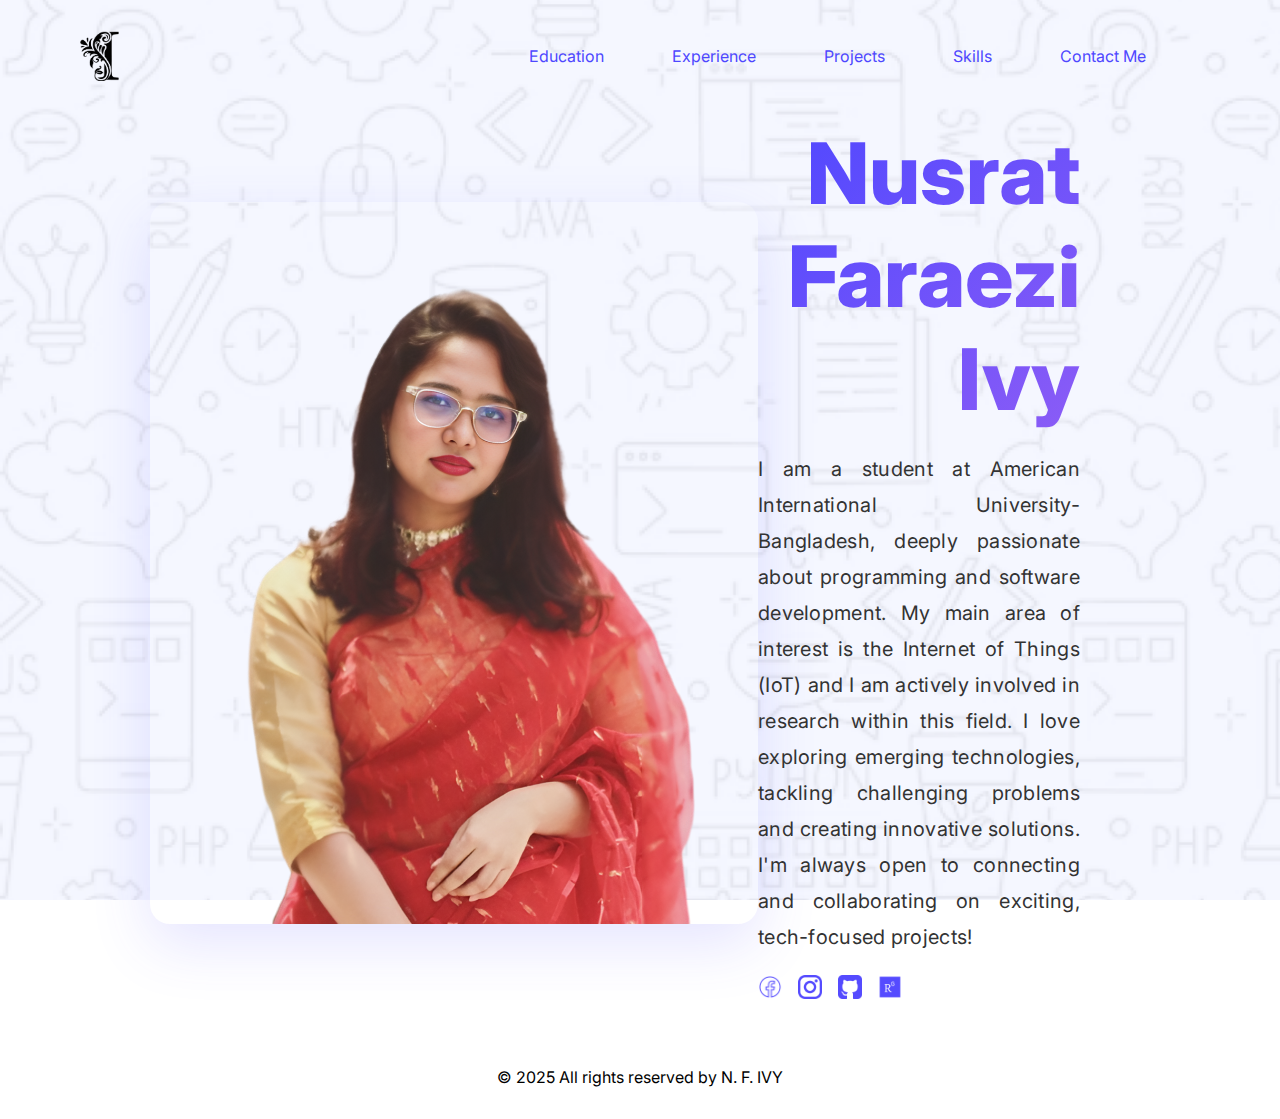
<file: index.html>
<!DOCTYPE html>
<html lang="en">
  <head>
    <meta charset="UTF-8" />
    <meta name="viewport" content="width=device-width, initial-scale=1.0" />
    <title>Nusrat Faraezi Ivy - Home</title>
    <link rel="icon" type="image/png" href="image/logo.png" />
    <link rel="stylesheet" href="style/style.css" />
  </head>
  <body class="home-page">
    <header>
      <nav>
        <div class="nav-header">
          <a href="index.html"
            ><img src="image/logo.png" alt="IVY Logo" class="nav-logo"
          /></a>
          <button class="nav-toggle" aria-label="Toggle navigation">
            <svg
              width="24"
              height="24"
              viewBox="0 0 24 24"
              fill="none"
              stroke="#4E47FF"
              stroke-width="2"
              stroke-linecap="round"
              stroke-linejoin="round"
            >
              <line x1="3" y1="12" x2="21" y2="12"></line>
              <line x1="3" y1="6" x2="21" y2="6"></line>
              <line x1="3" y1="18" x2="21" y2="18"></line>
            </svg>
          </button>
        </div>
        <ul class="nav-menu">
          <li>
            <a class="inter blue" href="html/education.html">Education</a>
          </li>
          <li>
            <a class="inter blue" href="html/experience.html">Experience</a>
          </li>
          <li><a class="inter blue" href="html/projects.html">Projects</a></li>
          <li><a class="inter blue" href="html/skills.html">Skills</a></li>
          <li>
            <a class="inter blue" href="html/contactme.html">Contact Me</a>
          </li>
        </ul>
      </nav>
      <div class="home">
        <img class="home-profile-pic" src="image/cover.jpg" />
        <div class="home-content">
          <h1 class="home-name inter">Nusrat Faraezi Ivy</h1>
          <p class="home-description inter dark3">
            I am a student at American International University-Bangladesh,
            deeply passionate about programming and software development. My
            main area of interest is the Internet of Things (IoT) and I am
            actively involved in research within this field. I love exploring
            emerging technologies, tackling challenging problems and creating
            innovative solutions. I'm always open to connecting and
            collaborating on exciting, tech-focused projects!
          </p>
          <a href="https://www.facebook.com/ivy.faraezi"
            ><img class="social-icon" src="image/facebook.png"
          /></a>
          <a href="https://www.instagram.com/ivy.faraezi/"
            ><img class="social-icon" src="image/instagram.png"
          /></a>
          <a href="https://github.com/ivyfaraezi"
            ><img class="social-icon" src="image/github.png"
          /></a>
          <a href="https://www.researchgate.net/profile/Nusrat-Ivy"
            ><img class="social-icon" src="image/researchgate.png"
          /></a>
        </div>
      </div>
    </header>
    <footer>
      <p class="inter">&copy; 2025 All rights reserved by N. F. IVY</p>
    </footer>
    <script src="scripts/script.js"></script>
  </body>
</html>
</file>
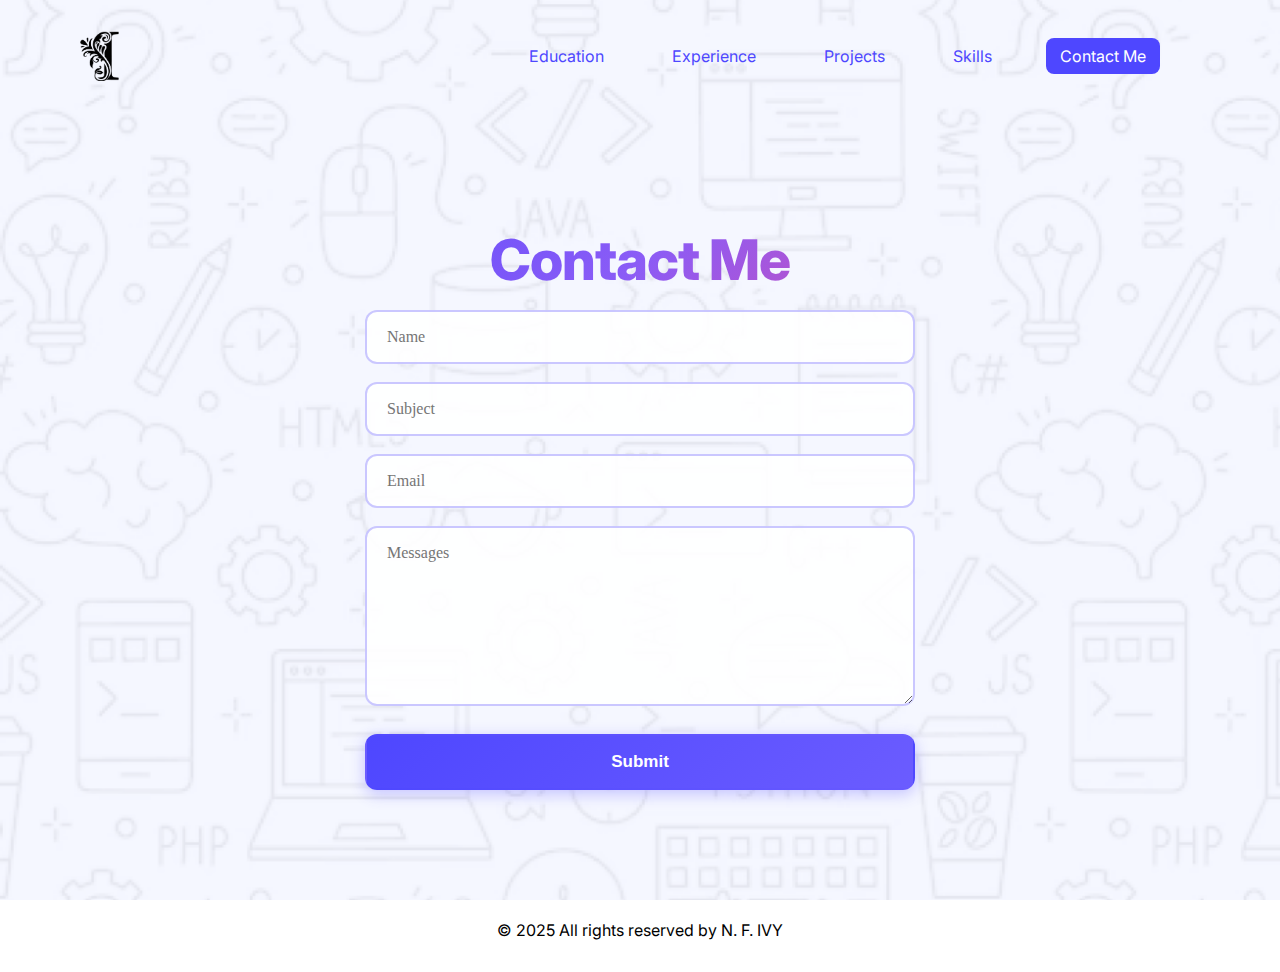
<file: html/contactme.html>
<!DOCTYPE html>
<html lang="en">
  <head>
    <meta charset="UTF-8" />
    <meta name="viewport" content="width=device-width, initial-scale=1.0" />
    <title>Nusrat Faraezi Ivy - Contact Me</title>
    <link rel="icon" type="image/png" href="../image/logo.png" />
    <link rel="stylesheet" href="../style/style.css" />
    <link rel="stylesheet" href="../style/contactme.css" />
  </head>
  <body>
    <header>
      <nav>
        <div class="nav-header">
          <a href="../index.html"
            ><img src="../image/logo.png" alt="IVY Logo" class="nav-logo"
          /></a>
          <button class="nav-toggle" aria-label="Toggle navigation">
            <svg
              width="24"
              height="24"
              viewBox="0 0 24 24"
              fill="none"
              stroke="#4E47FF"
              stroke-width="2"
              stroke-linecap="round"
              stroke-linejoin="round"
            >
              <line x1="3" y1="12" x2="21" y2="12"></line>
              <line x1="3" y1="6" x2="21" y2="6"></line>
              <line x1="3" y1="18" x2="21" y2="18"></line>
            </svg>
          </button>
        </div>
        <ul class="nav-menu">
          <li><a class="inter blue" href="education.html">Education</a></li>
          <li><a class="inter blue" href="experience.html">Experience</a></li>
          <li><a class="inter blue" href="projects.html">Projects</a></li>
          <li><a class="inter blue" href="skills.html">Skills</a></li>
          <li>
            <a class="inter blue active" href="contactme.html">Contact Me</a>
          </li>
        </ul>
      </nav>
    </header>
    <section class="contact-section">
      <h1 class="title inter">Contact Me</h1>
      <form class="contact-form" action="">
        <input type="text" id="name" name="name" placeholder="Name" required />

        <input
          type="text"
          id="subject"
          name="subject"
          placeholder="Subject"
          required
        />
        <input
          type="email"
          id="email"
          name="email"
          placeholder="Email"
          required
        />

        <textarea
          type="textarea"
          id="mobile"
          name="mobile"
          placeholder="Messages"
          required
        ></textarea>
        <button type="submit" class="btn">Submit</button>
      </form>
    </section>
    <footer>
      <p class="inter">&copy; 2025 All rights reserved by N. F. IVY</p>
    </footer>
    <script src="../scripts/script.js"></script>
  </body>
</html>
</file>
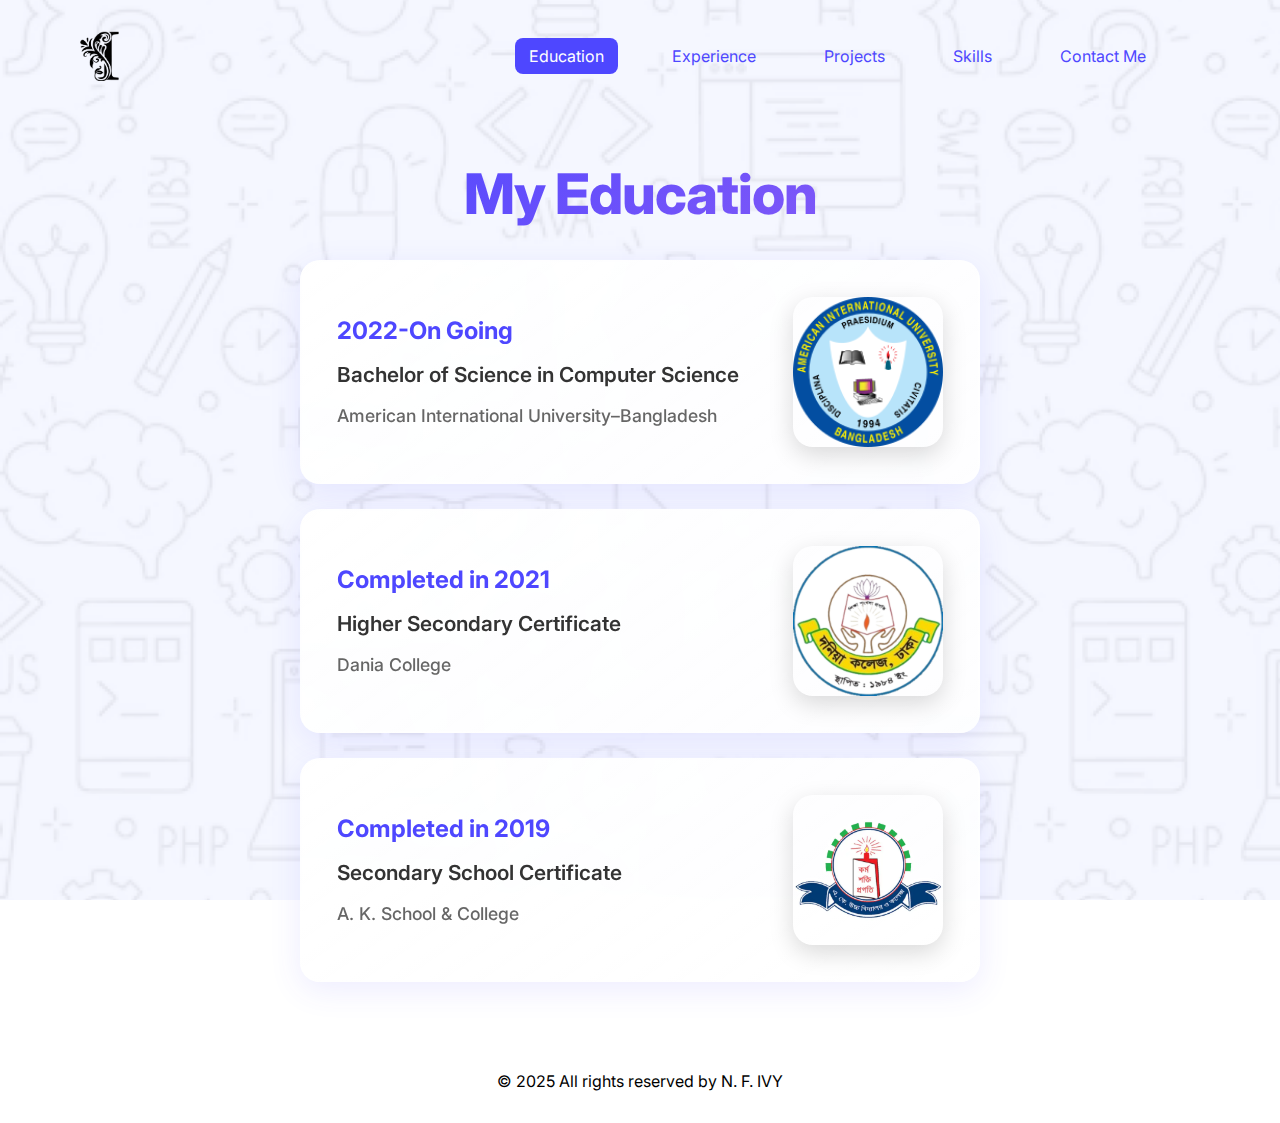
<file: html/education.html>
<!DOCTYPE html>
<html lang="en">
  <head>
    <meta charset="UTF-8" />
    <meta name="viewport" content="width=device-width, initial-scale=1.0" />
    <title>Nusrat Faraezi Ivy - Education</title>
    <link rel="icon" type="image/png" href="../image/logo.png" />
    <link rel="stylesheet" href="../style/style.css" />
    <link rel="stylesheet" href="../style/education.css" />
  </head>
  <body class="inter">
    <header>
      <nav>
        <div class="nav-header">
          <a href="../index.html"
            ><img src="../image/logo.png" alt="IVY Logo" class="nav-logo"
          /></a>
          <button class="nav-toggle" aria-label="Toggle navigation">
            <svg
              width="24"
              height="24"
              viewBox="0 0 24 24"
              fill="none"
              stroke="#4E47FF"
              stroke-width="2"
              stroke-linecap="round"
              stroke-linejoin="round"
            >
              <line x1="3" y1="12" x2="21" y2="12"></line>
              <line x1="3" y1="6" x2="21" y2="6"></line>
              <line x1="3" y1="18" x2="21" y2="18"></line>
            </svg>
          </button>
        </div>
        <ul class="nav-menu">
          <li>
            <a class="inter blue active" href="education.html">Education</a>
          </li>
          <li><a class="inter blue" href="experience.html">Experience</a></li>
          <li><a class="inter blue" href="projects.html">Projects</a></li>
          <li><a class="inter blue" href="skills.html">Skills</a></li>
          <li><a class="inter blue" href="contactme.html">Contact Me</a></li>
        </ul>
      </nav>
    </header>
    <section class="education-section">
      <h1 class="title inter">My Education</h1>
      <div class="edu">
        <div class="education-bsc">
          <h1>2022-On Going</h1>
          <h2>Bachelor of Science in Computer Science</h2>
          <h3>American International University–Bangladesh</h3>
        </div>
        <img src="../image/aiub.png" alt="" />
      </div>
      <div class="edu">
        <div class="education-hsc">
          <h1>Completed in 2021</h1>
          <h2>Higher Secondary Certificate</h2>
          <h3>Dania College</h3>
        </div>
        <img src="../image/college.png" alt="" />
      </div>
      <div class="edu">
        <div class="education-ssc">
          <h1>Completed in 2019</h1>
          <h2>Secondary School Certificate</h2>
          <h3>A. K. School & College</h3>
        </div>
        <img src="../image/school.webp" alt="" />
      </div>
    </section>
    <footer>
      <p class="inter">&copy; 2025 All rights reserved by N. F. IVY</p>
    </footer>
    <script src="../scripts/script.js"></script>
  </body>
</html>
</file>
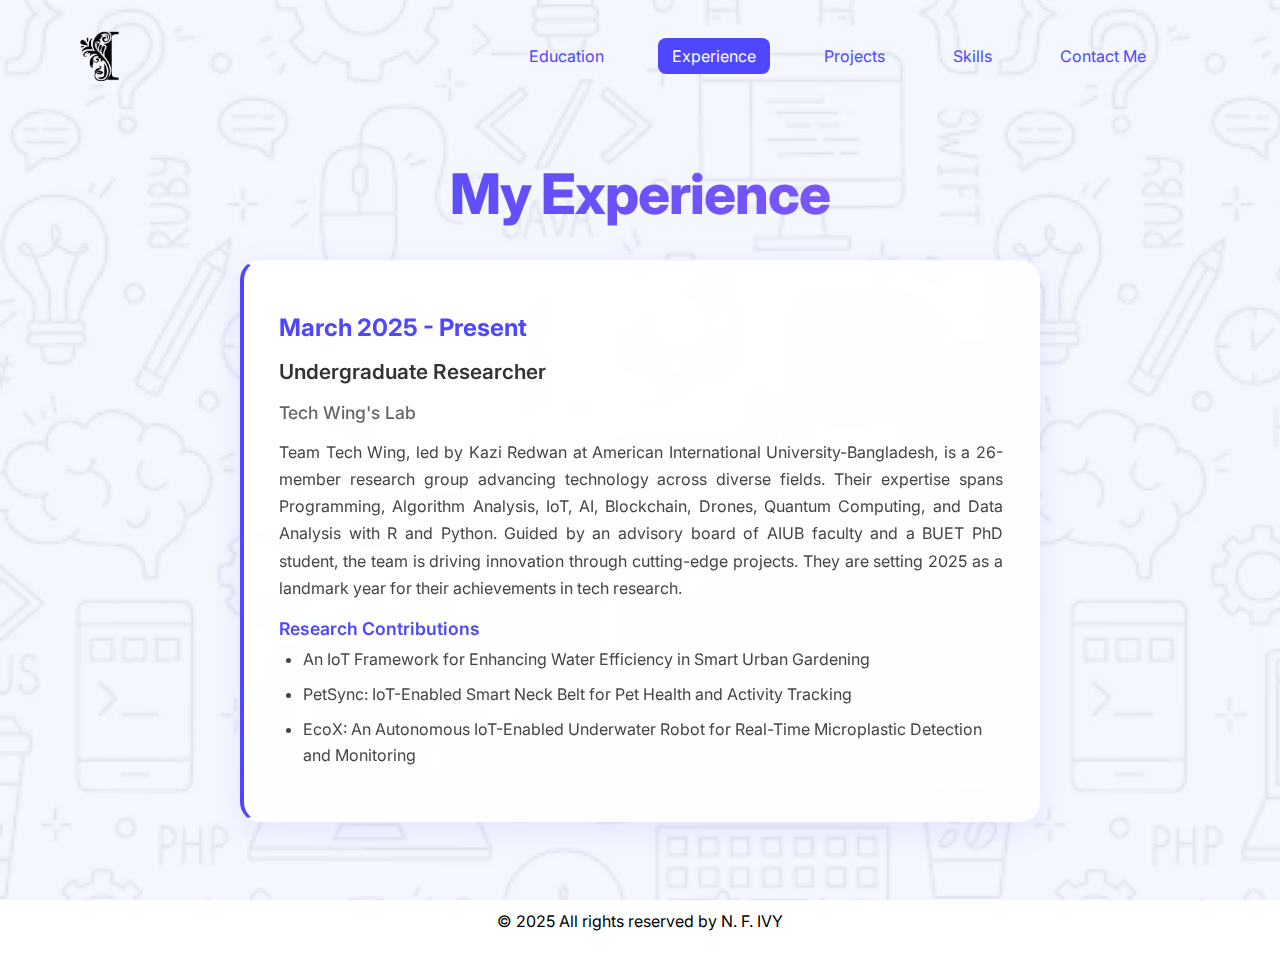
<file: html/experience.html>
<!DOCTYPE html>
<html lang="en">
  <head>
    <meta charset="UTF-8" />
    <meta name="viewport" content="width=device-width, initial-scale=1.0" />
    <title>Nusrat Faraezi Ivy - Experience</title>
    <link rel="icon" type="image/png" href="../image/logo.png" />
    <link rel="stylesheet" href="../style/style.css" />
    <link rel="stylesheet" href="../style/experience.css" />
  </head>
  <body>
    <header>
      <nav>
        <div class="nav-header">
          <a href="../index.html"
            ><img src="../image/logo.png" alt="IVY Logo" class="nav-logo"
          /></a>
          <button class="nav-toggle" aria-label="Toggle navigation">
            <svg
              width="24"
              height="24"
              viewBox="0 0 24 24"
              fill="none"
              stroke="#4E47FF"
              stroke-width="2"
              stroke-linecap="round"
              stroke-linejoin="round"
            >
              <line x1="3" y1="12" x2="21" y2="12"></line>
              <line x1="3" y1="6" x2="21" y2="6"></line>
              <line x1="3" y1="18" x2="21" y2="18"></line>
            </svg>
          </button>
        </div>
        <ul class="nav-menu">
          <li><a class="inter blue" href="education.html">Education</a></li>
          <li>
            <a class="inter blue active" href="experience.html">Experience</a>
          </li>
          <li><a class="inter blue" href="projects.html">Projects</a></li>
          <li><a class="inter blue" href="skills.html">Skills</a></li>
          <li><a class="inter blue" href="contactme.html">Contact Me</a></li>
        </ul>
      </nav>
    </header>
    <section class="experience-section">
      <h1 class="title inter">My Experience</h1>
      <div class="experience-card">
        <div class="experience">
          <h1 class="inter">March 2025 - Present</h1>
          <h2 class="inter">Undergraduate Researcher</h2>
          <h3 class="inter">Tech Wing's Lab</h3>
          <p class="inter">
            Team Tech Wing, led by Kazi Redwan at American International
            University-Bangladesh, is a 26-member research group advancing
            technology across diverse fields. Their expertise spans Programming,
            Algorithm Analysis, IoT, AI, Blockchain, Drones, Quantum Computing,
            and Data Analysis with R and Python. Guided by an advisory board of
            AIUB faculty and a BUET PhD student, the team is driving innovation
            through cutting-edge projects. They are setting 2025 as a landmark
            year for their achievements in tech research.
          </p>
          <h4 class="inter">Research Contributions</h4>
          <ul>
            <li class="inter">
              An IoT Framework for Enhancing Water Efficiency in Smart Urban
              Gardening
            </li>
            <li class="inter">
              PetSync: IoT-Enabled Smart Neck Belt for Pet Health and Activity
              Tracking
            </li>
            <li class="inter">
              EcoX: An Autonomous IoT-Enabled Underwater Robot for Real-Time
              Microplastic Detection and Monitoring
            </li>
          </ul>
        </div>
      </div>
    </section>
    <footer>
      <p class="inter">&copy; 2025 All rights reserved by N. F. IVY</p>
    </footer>
    <script src="../scripts/script.js"></script>
  </body>
</html>
</file>
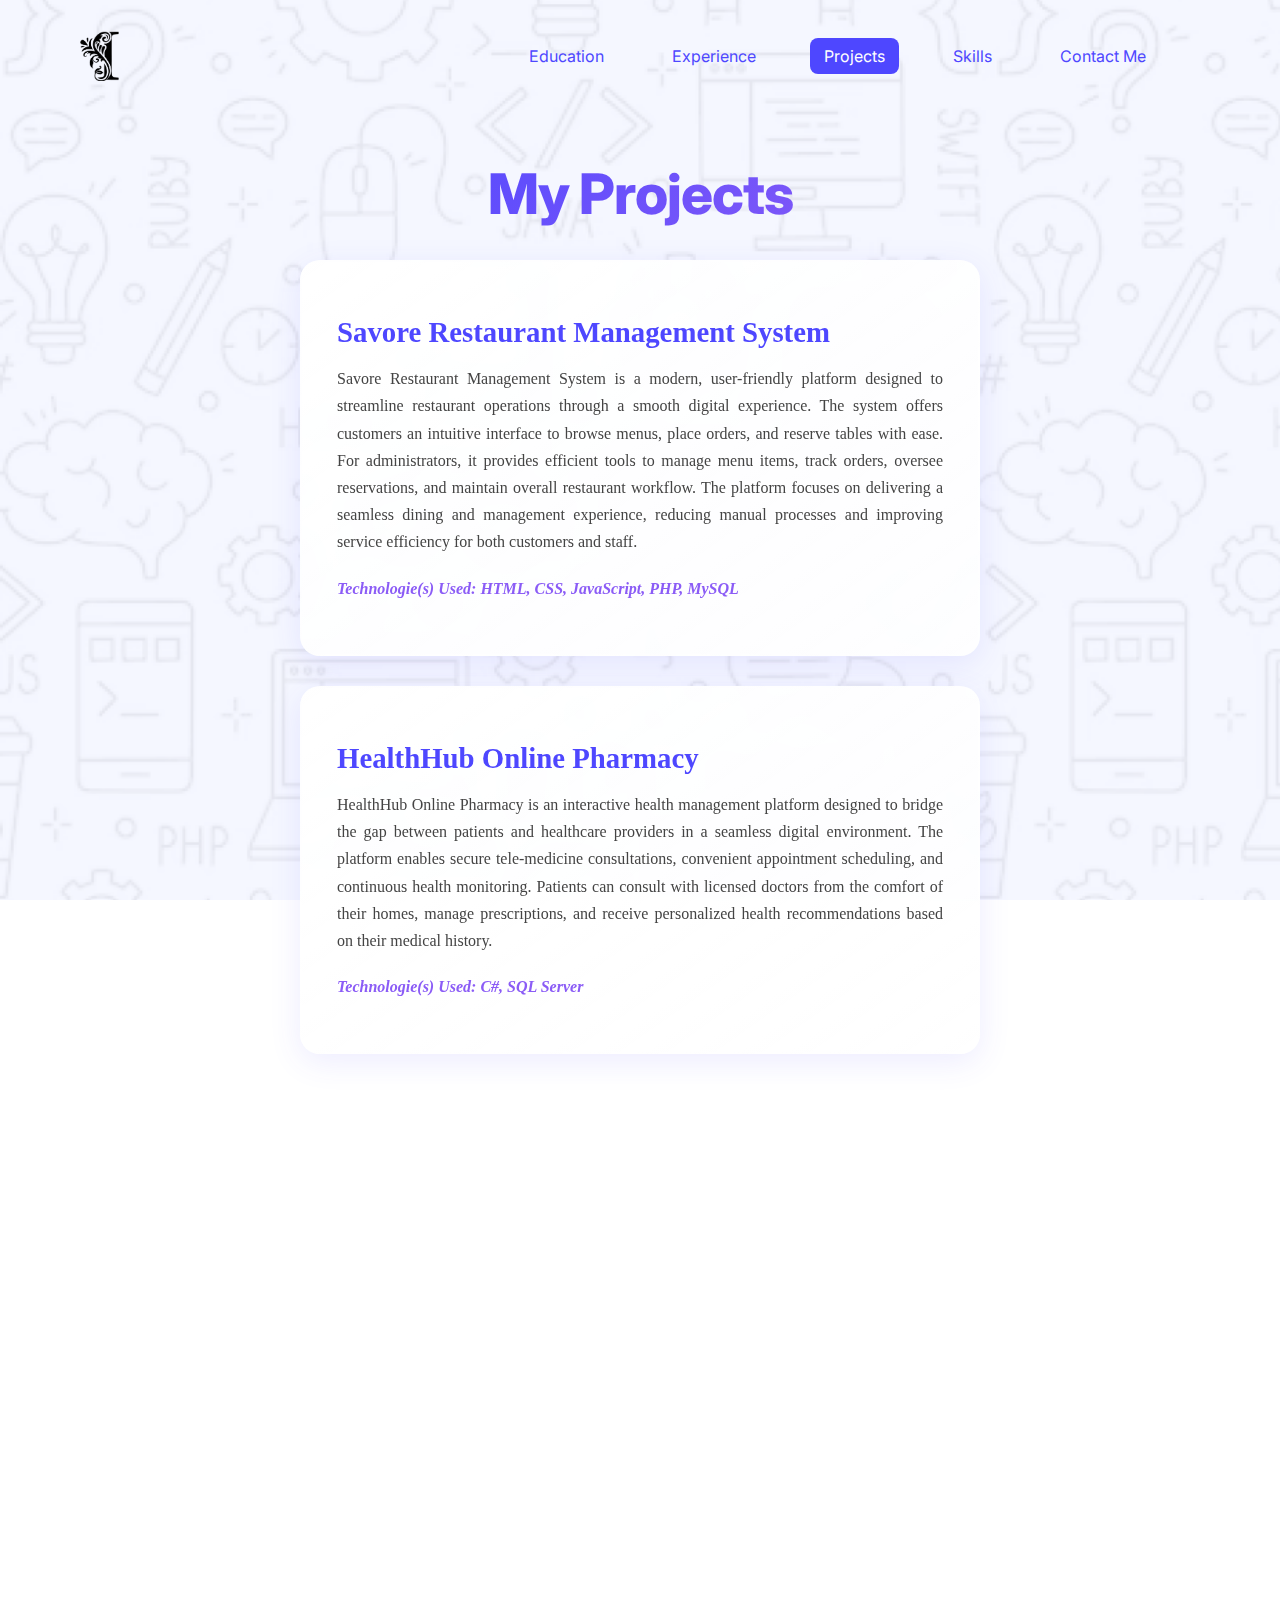
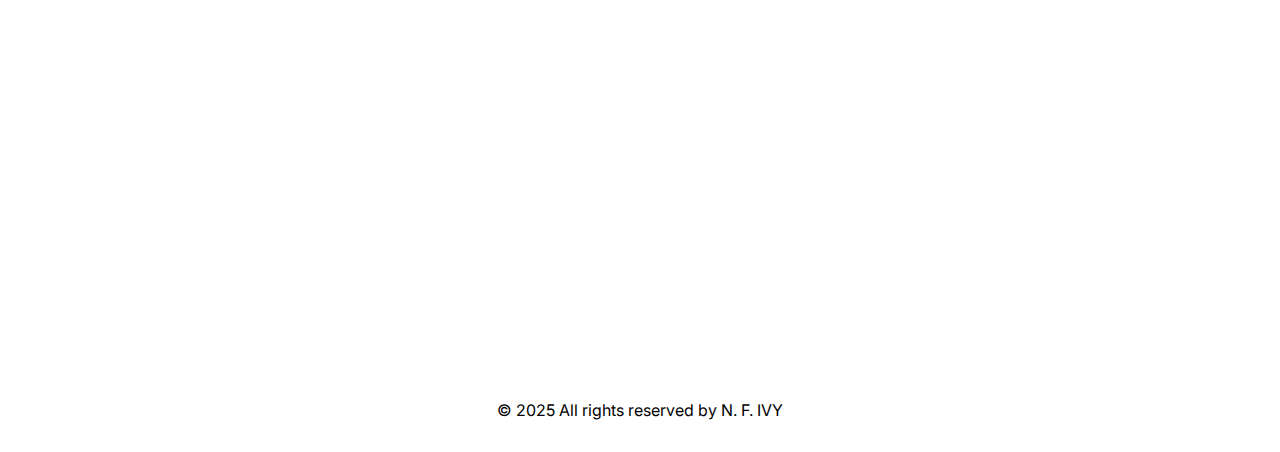
<file: html/projects.html>
<!DOCTYPE html>
<html lang="en">
  <head>
    <meta charset="UTF-8" />
    <meta name="viewport" content="width=device-width, initial-scale=1.0" />
    <title>Nusrat Faraezi Ivy - Projects</title>
    <link rel="stylesheet" href="../style/style.css" />
    <link rel="stylesheet" href="../style/projects.css" />
  </head>
  <body>
    <header>
      <nav>
        <div class="nav-header">
          <a href="../index.html"
            ><img src="../image/logo.png" alt="IVY Logo" class="nav-logo"
          /></a>
          <button class="nav-toggle" aria-label="Toggle navigation">
            <svg
              width="24"
              height="24"
              viewBox="0 0 24 24"
              fill="none"
              stroke="#4E47FF"
              stroke-width="2"
              stroke-linecap="round"
              stroke-linejoin="round"
            >
              <line x1="3" y1="12" x2="21" y2="12"></line>
              <line x1="3" y1="6" x2="21" y2="6"></line>
              <line x1="3" y1="18" x2="21" y2="18"></line>
            </svg>
          </button>
        </div>
        <ul class="nav-menu">
          <li><a class="inter blue" href="education.html">Education</a></li>
          <li><a class="inter blue" href="experience.html">Experience</a></li>
          <li>
            <a class="inter blue active" href="projects.html">Projects</a>
          </li>
          <li><a class="inter blue" href="skills.html">Skills</a></li>
          <li><a class="inter blue" href="contactme.html">Contact Me</a></li>
        </ul>
      </nav>
    </header>
    <section class="projects-section">
      <h1 class="title inter">My Projects</h1>
      <div class="project">
        <h1>Savore Restaurant Management System</h1>
        <p>
          Savore Restaurant Management System is a modern, user-friendly
          platform designed to streamline restaurant operations through a smooth
          digital experience. The system offers customers an intuitive interface
          to browse menus, place orders, and reserve tables with ease. For
          administrators, it provides efficient tools to manage menu items,
          track orders, oversee reservations, and maintain overall restaurant
          workflow. The platform focuses on delivering a seamless dining and
          management experience, reducing manual processes and improving service
          efficiency for both customers and staff.
        </p>
        <h4>Technologie(s) Used: HTML, CSS, JavaScript, PHP, MySQL</h4>
      </div>
      <div class="project">
        <h1>HealthHub Online Pharmacy</h1>
        <p>
          HealthHub Online Pharmacy is an interactive health management platform
          designed to bridge the gap between patients and healthcare providers
          in a seamless digital environment. The platform enables secure
          tele-medicine consultations, convenient appointment scheduling, and
          continuous health monitoring. Patients can consult with licensed
          doctors from the comfort of their homes, manage prescriptions, and
          receive personalized health recommendations based on their medical
          history.
        </p>
        <h4>Technologie(s) Used: C#, SQL Server</h4>
      </div>
      <div class="project">
        <h1>Smart Parking System</h1>
        <p>
          The Smart Parking System is an innovative Oracle-based application
          developed using Java to optimize urban parking management. This system
          leverages sensors and real-time data to track parking space
          availability, reduce congestion, and guide drivers to the nearest
          available spot through a mobile interface. The solution incorporates
          automated billing, reservation of parking slots, and an intuitive
          admin panel for facility managers. By streamlining the parking
          process, it enhances the user experience, minimizes time spent
          searching for parking, and contributes to smarter city infrastructure.
        </p>
        <h4>Technologie(s) Used: Oracle , Java</h4>
      </div>
      <div class="project">
        <h1>Eventify</h1>
        <p>
          Eventify is a full-featured event management platform that simplifies
          and automates the entire lifecycle of organizing events, from initial
          registration to collecting feedback after the event. The platform
          offers modules for attendee registration, ticketing, session
          scheduling, and venue management. Organizers can monitor real-time
          participation, send notifications, and gather valuable feedback to
          improve future events. Eventify's robust backend ensures secure data
          handling, while its responsive design provides an excellent user
          experience across devices. The system is suitable for both virtual and
          in-person events, making it highly adaptable.
        </p>
        <h4>Technologie(s) Used: Java</h4>
      </div>
    </section>
    <footer>
      <p class="inter">&copy; 2025 All rights reserved by N. F. IVY</p>
    </footer>
    <script src="../scripts/script.js"></script>
  </body>
</html>
</file>
<file: style/style.css>
@import url("https://fonts.googleapis.com/css2?family=Inter:ital,opsz,wght@0,14..32,100..900;1,14..32,100..900&display=swap");

* {
  box-sizing: border-box;
}

.inter {
  font-family: "Inter", sans-serif;
  font-optical-sizing: auto;
  font-style: normal;
}
.blue {
  color: #4e47ff;
}
body {
  background-image: url(../image/Hero-bg.png);
  background-attachment: fixed;
  background-size: cover;
  display: flex;
  flex-direction: column;
  margin: 0;
  min-height: 100vh;
  overflow-x: hidden;
  width: 100%;
}

html {
  overflow-x: hidden;
  scroll-behavior: smooth;
  width: 100%;
}
nav {
  align-items: center;
  display: flex;
  justify-content: space-between;
  margin: 1.4rem 5rem 0 5rem;
}
.nav-title {
  font-size: 2.8125rem;
  font-weight: 800;
}

.nav-logo {
  display: block;
  height: 50px;
  transition: transform 0.3s ease, filter 0.3s ease;
  width: auto;
  position: relative;
}

.nav-logo::before {
  content: "";
  position: absolute;
  top: 0;
  left: 0;
  width: 100%;
  height: 100%;
  background: linear-gradient(135deg, #4e47ff 0%, #8b5cf6 50%, #ec4899 100%);
  mask: url(../image/logo.png) no-repeat center / contain;
  -webkit-mask: url(../image/logo.png) no-repeat center / contain;
}

.nav-logo:hover {
  transform: scale(1.05);
  filter: drop-shadow(0 0 10px rgba(78, 71, 255, 0.6));
}

nav ul {
  align-items: center;
  display: flex;
}
nav ul li {
  list-style: none;
  margin-right: 2.5rem;
}
nav ul li a {
  border-radius: 8px;
  display: inline-block;
  font-size: 1rem;
  font-weight: 400;
  padding: 8px 14px;
  position: relative;
  text-decoration: none;
  transition: all 0.3s ease;
  white-space: nowrap;
}

nav ul li a:hover {
  background-color: #4e47ff;
  box-shadow: 0 4px 12px rgba(78, 71, 255, 0.3);
  color: #ffffff;
  transform: translateY(-2px);
}

nav ul li a.active {
  background-color: #4e47ff;
  color: #ffffff;
}

nav ul li a:active {
  transform: translateY(0px);
}

nav a {
  text-decoration: none;
}
.home {
  align-items: center;
  animation: fadeInUp 1s ease;
  display: flex;
  justify-content: space-between;
  margin-left: 150px;
  margin-right: 200px;
  padding: 2rem 0;
}

@keyframes fadeInUp {
  from {
    opacity: 0;
    transform: translateY(30px);
  }
  to {
    opacity: 1;
    transform: translateY(0);
  }
}

.home-content {
  max-width: 36.5625rem;
}
.home-name {
  -webkit-background-clip: text;
  -webkit-text-fill-color: transparent;
  animation: gradientShift 8s ease infinite;
  background: linear-gradient(135deg, #4e47ff 0%, #8b5cf6 50%, #ec4899 100%);
  background-clip: text;
  background-size: 200% 200%;
  font-size: 5.3125rem;
  font-weight: 800;
  margin: auto;
  text-align: right;
  text-emphasis: none;
}

@keyframes gradientShift {
  0%,
  100% {
    background-position: 0% 50%;
  }
  50% {
    background-position: 100% 50%;
  }
}

.home-description {
  animation: fadeIn 1.2s ease 0.3s both;
  color: #333;
  font-size: 1.25rem;
  font-weight: 400;
  letter-spacing: 0.3px;
  line-height: 1.8;
  text-align: justify;
}

@keyframes fadeIn {
  from {
    opacity: 0;
  }
  to {
    opacity: 1;
  }
}

.home-profile-pic {
  animation: floatImage 3s ease-in-out infinite;
  border-radius: 20px;
  box-shadow: 0 20px 60px rgba(78, 71, 255, 0.15);
  transition: transform 0.3s ease, box-shadow 0.3s ease;
  width: 608px;
}

@keyframes floatImage {
  0%,
  100% {
    transform: translateY(0);
  }
  50% {
    transform: translateY(-15px);
  }
}

.home-profile-pic:hover {
  box-shadow: 0 25px 70px rgba(78, 71, 255, 0.25);
  transform: scale(1.02);
}
.social-icon {
  filter: brightness(0) saturate(100%) invert(29%) sepia(95%) saturate(4032%)
    hue-rotate(238deg) brightness(101%) contrast(104%);
  height: 24px;
  margin-right: 12px;
  transition: transform 0.3s ease, filter 0.3s ease;
  width: 24px;
}

.social-icon:hover {
  filter: brightness(0) saturate(100%) invert(29%) sepia(95%) saturate(4032%)
    hue-rotate(238deg) brightness(101%) contrast(104%)
    drop-shadow(0 4px 8px rgba(78, 71, 255, 0.4));
  transform: translateY(-3px) scale(1.15);
}

/* Navigation Toggle Button */
.nav-toggle {
  background: none;
  border: none;
  cursor: pointer;
  display: none;
  padding: 5px;
  transition: transform 0.3s ease;
}

.title {
  -webkit-background-clip: text;
  -webkit-text-fill-color: transparent;
  animation: fadeInDown 0.6s ease, gradientShift 8s ease infinite;
  background: linear-gradient(135deg, #4e47ff 0%, #8b5cf6 50%, #ec4899 100%);
  background-clip: text;
  background-size: 200% 200%;
  font-size: 3.5rem;
  font-weight: 800;
  letter-spacing: -1px;
  margin-bottom: 2rem;
  position: relative;
  text-align: center;
}

@keyframes fadeInDown {
  from {
    opacity: 0;
    transform: translateY(-20px);
  }
  to {
    opacity: 1;
    transform: translateY(0);
  }
}

.nav-toggle:hover {
  transform: scale(1.1);
}

.nav-toggle.active svg {
  transform: rotate(90deg);
  transition: transform 0.3s ease;
}

.nav-header {
  align-items: center;
  display: flex;
  justify-content: space-between;
  width: 100%;
}

/* Sticky footer styles */
header {
  flex: 1;
}

footer {
  margin-top: auto;
  padding: 1rem;
  text-align: center;
  width: 100%;
}

/* Tablet & Mobile Responsive Design */
@media screen and (max-width: 1024px) {
  nav {
    margin: 0 2.5rem;
  }

  .home {
    margin-left: 100px;
    margin-right: 100px;
  }

  .home-profile-pic {
    width: 450px;
  }

  .home-name {
    font-size: 4rem;
  }
}

@media screen and (max-width: 768px) {
  nav {
    -webkit-backdrop-filter: blur(15px) saturate(150%);
    backdrop-filter: blur(15px) saturate(150%);
    background: rgba(255, 255, 255, 0.02);
    border: 0.5px solid rgba(255, 255, 255, 0.4);
    border-radius: 2rem;
    box-shadow: 0 4px 20px rgba(0, 0, 0, 0.08),
      inset 0 1px 3px rgba(255, 255, 255, 0.15);
    flex-direction: column;
    gap: 0;
    margin: 1rem;
    padding: 1rem;
    position: relative;
  }

  nav::after {
    -webkit-backdrop-filter: blur(0.5px);
    backdrop-filter: blur(0.5px);
    background: rgba(255, 255, 255, 0.03);
    border-radius: 2rem;
    box-shadow: inset -5px -4px 0px -6px rgba(255, 255, 255, 0.5),
      inset 0px -5px 0px -4px rgba(255, 255, 255, 0.5);
    content: "";
    filter: blur(0.5px) brightness(105%);
    height: 100%;
    left: 0;
    opacity: 0.4;
    pointer-events: none;
    position: absolute;
    top: 0;
    width: 100%;
    z-index: -1;
  }

  .nav-header {
    display: flex;
    width: 100%;
  }

  .nav-toggle {
    display: block;
  }

  .nav-title {
    font-size: 2rem;
    margin: 0;
  }

  nav .nav-menu {
    flex-direction: column;
    margin: 0;
    max-height: 0;
    overflow: hidden;
    padding: 0;
    transition: max-height 0.4s ease, padding 0.4s ease;
    width: 100%;
  }

  nav .nav-menu.active {
    max-height: 400px;
    padding: 1rem 0 0.5rem 0;
  }

  nav .nav-menu li {
    display: flex;
    justify-content: center;
    margin-bottom: 0;
    margin-right: 0;
    padding: 0 15px;
    width: 100%;
  }

  nav .nav-menu li a {
    border-radius: 8px;
    display: block;
    font-size: 1rem;
    max-width: 500px;
    padding: 12px 20px;
    text-align: center;
    transition: all 0.3s ease;
    width: calc(100% - 30px);
  }

  nav .nav-menu li a:hover {
    background-color: #4e47ff;
    box-shadow: 0 2px 8px rgba(78, 71, 255, 0.3);
    color: #ffffff;
    transform: translateY(-1px);
  }

  nav .nav-menu li a.active {
    background-color: transparent;
    color: #4e47ff;
  }

  .home {
    align-items: center;
    flex-direction: column-reverse;
    gap: 2rem;
    margin: 1.5rem;
  }

  .home-profile-pic {
    border-radius: 20px;
    box-shadow: 0 10px 40px rgba(78, 71, 255, 0.2);
    max-width: 350px;
    width: 100%;
  }

  .home-content {
    max-width: 100%;
    text-align: center;
  }

  .home-name {
    font-size: 2.8rem;
    line-height: 1.2;
    margin-bottom: 1.5rem;
    text-align: center;
  }

  .home-description {
    font-size: 1.05rem;
    line-height: 1.7;
    margin-bottom: 1.5rem;
    text-align: justify;
  }

  .social-icon {
    height: 36px;
    margin: 0 8px;
    width: 36px;
  }

  footer {
    font-size: 0.9rem;
    padding: 1.5rem 1rem;
  }
}

@media screen and (max-width: 480px) {
  nav {
    margin: 0.75rem;
    padding: 0.75rem;
  }

  .nav-title {
    font-size: 1.75rem;
  }

  nav .nav-menu li a {
    font-size: 0.95rem;
    padding: 10px 18px;
  }

  .home {
    gap: 1.5rem;
    margin: 1rem;
  }

  .home-profile-pic {
    max-width: 280px;
  }

  .home-name {
    font-size: 2.2rem;
  }

  .home-description {
    font-size: 0.95rem;
    line-height: 1.6;
  }

  .social-icon {
    height: 32px;
    width: 32px;
  }

  footer {
    font-size: 0.85rem;
  }
}

@media screen and (max-width: 375px) {
  .nav-title {
    font-size: 1.5rem;
  }

  nav .nav-menu li a {
    font-size: 0.9rem;
    padding: 9px 16px;
  }

  .home-name {
    font-size: 1.9rem;
  }

  .home-description {
    font-size: 0.9rem;
  }

  .home-profile-pic {
    max-width: 240px;
  }
}
</file>
<file: style/contactme.css>
@keyframes fadeInDown {
  from {
    opacity: 0;
    transform: translateY(-20px);
  }
  to {
    opacity: 1;
    transform: translateY(0);
  }
}

@keyframes fadeInUp {
  from {
    opacity: 0;
    transform: translateY(30px);
  }
  to {
    opacity: 1;
    transform: translateY(0);
  }
}

.contact-section {
  animation: fadeInUp 0.8s ease;
  background: transparent;
  backdrop-filter: none;
  border-radius: 15px;
  box-shadow: none;
  box-sizing: border-box;
  margin: 48px auto;
  max-width: 1000px;
  padding: 50px 40px;
  text-align: center;
  transition: all 0.4s cubic-bezier(0.4, 0, 0.2, 1);
  width: 90%;
}

.contact-section:hover {
  box-shadow: none;
  transform: none;
}

.contact-title {
  animation: fadeInDown 0.6s ease;
  color: #4e47ff;
  font-size: 2.5rem;
  font-weight: 700;
  margin-bottom: 1rem;
}

.contact-section p {
  color: #444;
  font-size: 16px;
  line-height: 1.6;
  margin-bottom: 32px;
}

.contact-form {
  display: flex;
  flex-direction: column;
  gap: 18px;
  margin: 0 auto;
  max-width: 550px;
  text-align: left;
  width: 100%;
}

.title {
  -webkit-background-clip: text;
  -webkit-text-fill-color: transparent;
  animation: fadeInDown 0.6s ease;
  background: linear-gradient(135deg, #4e47ff 0%, #8b5cf6 50%, #ec4899 100%);
  background-clip: text;
  font-size: 3.5rem;
  font-weight: 800;
  margin-bottom: 1rem;
  text-align: center;
}

label {
  color: #333;
  font-size: 15px;
  font-weight: 600;
  margin-bottom: 4px;
}

input,
textarea,
select {
  background: rgba(255, 255, 255, 0.9);
  border: 2px solid rgba(78, 71, 255, 0.3);
  border-radius: 12px;
  box-sizing: border-box;
  font-family: inherit;
  font-size: 16px;
  padding: 16px 20px;
  resize: none;
  transition: all 0.3s ease;
  width: 100%;
}

textarea {
  min-height: 180px;
  resize: vertical;
}

input:focus,
textarea:focus,
select:focus {
  background: rgba(255, 255, 255, 1);
  border-color: #4e47ff;
  box-shadow: 0 0 0 4px rgba(78, 71, 255, 0.1),
    0 4px 12px rgba(78, 71, 255, 0.15);
  outline: none;
  transform: translateY(-2px);
}

.btn {
  background: linear-gradient(135deg, #4e47ff 0%, #6b5cff 100%);
  border: 2px solid transparent;
  border-radius: 12px;
  box-shadow: 0 4px 15px rgba(78, 71, 255, 0.3);
  color: #ffffff;
  cursor: pointer;
  font-size: 17px;
  font-weight: bold;
  margin-top: 10px;
  overflow: hidden;
  padding: 16px 48px;
  position: relative;
  transition: all 0.3s ease;
}

.btn::before {
  background: linear-gradient(135deg, #6b5cff 0%, #8b5cf6 100%);
  content: "";
  height: 100%;
  left: 0;
  opacity: 0;
  position: absolute;
  top: 0;
  transition: opacity 0.3s ease;
  width: 100%;
  z-index: -1;
}

.btn:hover {
  box-shadow: 0 8px 25px rgba(78, 71, 255, 0.4);
  transform: translateY(-3px);
}

.btn:hover::before {
  opacity: 1;
}

.btn:active {
  transform: translateY(-1px);
}

/* Tablet Responsive */
@media screen and (max-width: 1024px) {
  .contact-section {
    width: 85%;
    margin: 40px auto;
  }
}

/* Mobile Responsive */
@media screen and (max-width: 768px) {
  body:has(.contact-section) {
    display: flex;
    flex-direction: column;
    justify-content: center;
    min-height: 100vh;
  }

  body:has(.contact-section) header {
    flex: 0 0 auto;
  }

  body:has(.contact-section) footer {
    flex: 0 0 auto;
    margin-top: auto;
  }

  .contact-section {
    padding: 25px 15px;
    margin: auto;
    width: calc(100% - 2rem);
    max-width: 500px;
    border-radius: 12px;
    flex: 1;
    display: flex;
    flex-direction: column;
    justify-content: center;
  }

  .title {
    font-size: 2.5rem;
    margin-bottom: 0.8rem;
  }

  .contact-section p {
    font-size: 15px;
    margin-bottom: 25px;
  }

  .contact-form {
    max-width: 100%;
    gap: 14px;
  }

  label {
    font-size: 14px;
  }

  input,
  textarea,
  select {
    padding: 12px 14px;
    font-size: 15px;
  }

  .btn {
    font-size: 16px;
    padding: 12px 32px;
    width: 100%;
  }
}

@media screen and (max-width: 480px) {
  .contact-section {
    padding: 20px 12px;
    margin: 0.75rem;
    width: calc(100% - 1.5rem);
    border-radius: 10px;
  }

  .title {
    font-size: 2rem;
  }

  .contact-section p {
    font-size: 14px;
    margin-bottom: 20px;
  }

  .contact-form {
    gap: 12px;
  }

  input,
  textarea,
  select {
    padding: 11px 12px;
    font-size: 14px;
  }

  .btn {
    font-size: 15px;
    padding: 11px 28px;
  }
}

@media screen and (max-width: 375px) {
  .contact-section {
    padding: 18px 10px;
    margin: 0.5rem;
    width: calc(100% - 1rem);
    border-radius: 8px;
  }

  .title {
    font-size: 1.75rem;
  }

  .contact-section p {
    font-size: 13px;
    margin-bottom: 15px;
  }

  .contact-form {
    gap: 10px;
  }

  input,
  textarea,
  select {
    padding: 10px 11px;
    font-size: 13px;
    border-radius: 8px;
  }

  .btn {
    font-size: 14px;
    padding: 10px 24px;
    border-radius: 8px;
  }
}
</file>
<file: style/education.css>
/* Education */
.education-section {
  margin: 2rem 300px;
}

@keyframes fadeInDown {
  from {
    opacity: 0;
    transform: translateY(-20px);
  }
  to {
    opacity: 1;
    transform: translateY(0);
  }
}

@keyframes fadeInUp {
  from {
    opacity: 0;
    transform: translateY(30px);
  }
  to {
    opacity: 1;
    transform: translateY(0);
  }
}

.education-title {
  animation: fadeInDown 0.6s ease;
  color: #4e47ff;
  font-size: 2.5rem;
  font-weight: 600;
  margin: 0 auto 2rem auto;
  text-align: center;
}

.edu {
  align-items: center;
  animation: fadeInUp 0.8s ease;
  background: linear-gradient(
    145deg,
    rgba(255, 255, 255, 0.95),
    rgba(255, 255, 255, 0.85)
  );
  backdrop-filter: blur(10px);
  border: 2px solid transparent;
  border-radius: 20px;
  box-shadow: 0 8px 32px rgba(78, 71, 255, 0.1);
  display: flex;
  justify-content: space-between;
  margin: 25px 0;
  padding: 35px;
  position: relative;
  transition: all 0.5s cubic-bezier(0.4, 0, 0.2, 1);
}

.edu::before {
  background: linear-gradient(135deg, #4e47ff, #8b5cf6, #ec4899);
  border-radius: 20px;
  content: "";
  height: 100%;
  left: 0;
  opacity: 0;
  position: absolute;
  top: 0;
  transition: opacity 0.5s ease;
  width: 100%;
  z-index: -1;
}

.edu:hover {
  border-color: transparent;
  box-shadow: 0 16px 48px rgba(78, 71, 255, 0.25),
    0 0 0 1px rgba(78, 71, 255, 0.1);
  transform: translateY(-10px) scale(1.02);
}

.edu:hover::before {
  opacity: 0.05;
}

.edu img {
  border-radius: 20px;
  box-shadow: 0 8px 24px rgba(0, 0, 0, 0.15);
  height: 150px;
  margin-left: 30px;
  object-fit: cover;
  transition: transform 0.4s ease, box-shadow 0.4s ease;
  width: 150px;
}

.edu:hover img {
  box-shadow: 0 12px 32px rgba(78, 71, 255, 0.3);
  transform: scale(1.08) rotate(2deg);
}

.education-bsc h1,
.education-hsc h1,
.education-ssc h1 {
  color: #4e47ff;
  font-size: 1.5rem;
  font-weight: 700;
  margin-bottom: 0.5rem;
}

.education-bsc h2,
.education-hsc h2,
.education-ssc h2 {
  color: #333;
  font-size: 1.3rem;
  font-weight: 600;
  margin-bottom: 0.4rem;
}

.education-bsc h3,
.education-hsc h3,
.education-ssc h3 {
  color: #666;
  font-size: 1.1rem;
  font-weight: 500;
}

/* Tablet Responsive */
@media screen and (max-width: 1024px) {
  .education-section {
    margin: 2rem 100px;
  }
}

/* Mobile Responsive */
@media screen and (max-width: 768px) {
  .education-section {
    margin: 1.5rem;
  }

  .title {
    font-size: 2rem;
    margin-bottom: 1.2rem;
  }

  .edu {
    flex-direction: column;
    align-items: center;
    text-align: center;
    padding: 25px 20px;
    gap: 1.5rem;
  }

  .edu img {
    width: 140px;
    height: 140px;
    margin-left: 0;
    order: -1;
  }

  .education-bsc h1,
  .education-hsc h1,
  .education-ssc h1 {
    font-size: 1.3rem;
  }

  .education-bsc h2,
  .education-hsc h2,
  .education-ssc h2 {
    font-size: 1.15rem;
  }

  .education-bsc h3,
  .education-hsc h3,
  .education-ssc h3 {
    font-size: 1rem;
  }
}

@media screen and (max-width: 480px) {
  .education-section {
    margin: 1rem;
  }

  .education-title {
    font-size: 1.9rem;
  }

  .edu {
    padding: 20px 15px;
  }

  .edu img {
    width: 120px;
    height: 120px;
  }

  .education-bsc h1,
  .education-hsc h1,
  .education-ssc h1 {
    font-size: 1.2rem;
  }

  .education-bsc h2,
  .education-hsc h2,
  .education-ssc h2 {
    font-size: 1.05rem;
  }

  .education-bsc h3,
  .education-hsc h3,
  .education-ssc h3 {
    font-size: 0.95rem;
  }
}

@media screen and (max-width: 375px) {
  .title {
    font-size: 1.75rem;
  }

  .edu img {
    width: 100px;
    height: 100px;
  }

  .education-bsc h1,
  .education-hsc h1,
  .education-ssc h1 {
    font-size: 1.1rem;
  }

  .education-bsc h2,
  .education-hsc h2,
  .education-ssc h2 {
    font-size: 1rem;
  }

  .education-bsc h3,
  .education-hsc h3,
  .education-ssc h3 {
    font-size: 0.9rem;
  }
}
</file>
<file: style/experience.css>
body:has(.experience-section) header {
  flex: 0;
}

.experience-section {
  flex: 1;
  margin: 2rem 15rem;
}

@keyframes fadeInDown {
  from {
    opacity: 0;
    transform: translateY(-20px);
  }
  to {
    opacity: 1;
    transform: translateY(0);
  }
}

@keyframes fadeInUp {
  from {
    opacity: 0;
    transform: translateY(30px);
  }
  to {
    opacity: 1;
    transform: translateY(0);
  }
}

.experience-title {
  animation: fadeInDown 0.6s ease;
  color: #4e47ff;
  font-size: 2.5rem;
  font-weight: 600;
  margin: 0 auto 2rem auto;
  text-align: center;
}

.experience-card {
  align-items: flex-start;
  animation: fadeInUp 0.8s ease;
  background: linear-gradient(
    145deg,
    rgba(255, 255, 255, 0.95),
    rgba(255, 255, 255, 0.85)
  );
  backdrop-filter: blur(10px);
  border: 2px solid transparent;
  border-left: 4px solid #4e47ff;
  border-radius: 20px;
  box-shadow: 0 8px 32px rgba(78, 71, 255, 0.1);
  display: flex;
  margin: 25px 0;
  padding: 35px;
  position: relative;
  transition: all 0.5s cubic-bezier(0.4, 0, 0.2, 1);
}

.experience-card::before {
  background: linear-gradient(135deg, #4e47ff, #8b5cf6);
  border-radius: 20px;
  content: "";
  height: 100%;
  left: 0;
  opacity: 0;
  position: absolute;
  top: 0;
  transition: opacity 0.5s ease;
  width: 100%;
  z-index: -1;
}

.experience-card:hover {
  border-left-color: #ec4899;
  box-shadow: 0 16px 48px rgba(78, 71, 255, 0.25),
    0 0 0 1px rgba(78, 71, 255, 0.1);
  transform: translateX(10px) translateY(-8px);
}

.experience-card:hover::before {
  opacity: 0.05;
}

.experience-card img {
  border-radius: 15px;
  box-shadow: 0 5px 15px rgba(0, 0, 0, 0.1);
  flex-shrink: 0;
  height: 150px;
  margin-right: 30px;
  object-fit: cover;
  width: 150px;
}

.experience h1 {
  color: #4e47ff;
  font-size: 1.5rem;
  font-weight: 700;
  margin-bottom: 0.5rem;
}

.experience h2 {
  color: #333;
  font-size: 1.3rem;
  font-weight: 600;
  margin-bottom: 0.4rem;
}

.experience h3 {
  color: #666;
  font-size: 1.1rem;
  font-weight: 500;
  margin-bottom: 1rem;
}

.experience h4 {
  color: #4e47ff;
  font-size: 1.1rem;
  font-weight: 600;
  margin-bottom: 0.5rem;
  margin-top: 1rem;
}

.experience-section p {
  color: #444;
  font-size: 1rem;
  line-height: 1.7;
  text-align: justify;
}

.experience-section ul {
  margin-top: 0.5rem;
  padding-left: 1.5rem;
}

.experience-section ul li {
  color: #444;
  line-height: 1.6;
  margin-bottom: 0.6rem;
}

.experience-social-icons {
  align-items: center;
  display: flex;
  gap: 10px;
  justify-content: start;
  margin-top: 20px;
}

.experience-icon {
  max-height: 32px;
  max-width: 32px;
  transition: transform 0.3s ease;
}

.experience-icon:hover {
  transform: scale(1.15);
}

/* Tablet Responsive */
@media screen and (max-width: 1024px) {
  .experience-section {
    margin: 2rem 5rem;
  }
}

/* Mobile Responsive */
@media screen and (max-width: 768px) {
  .experience-section {
    margin: 1.5rem;
  }

  .title {
    font-size: 2.5rem;
    margin-bottom: 1.5rem;
  }

  .experience-card {
    flex-direction: column;
    align-items: center;
    padding: 25px 20px;
    gap: 1.5rem;
  }

  .experience-card img {
    width: 140px;
    height: 140px;
    margin-right: 0;
  }

  .experience {
    text-align: center;
  }

  .experience h1 {
    font-size: 1.3rem;
  }

  .experience h2 {
    font-size: 1.15rem;
  }

  .experience h3 {
    font-size: 1rem;
  }

  .experience h4 {
    font-size: 1.05rem;
  }

  .experience-section p {
    font-size: 0.95rem;
    text-align: justify;
  }

  .experience-section ul {
    text-align: left;
    padding-left: 1.2rem;
  }

  .experience-section ul li {
    font-size: 0.9rem;
  }

  .experience-social-icons {
    justify-content: center;
  }
}

@media screen and (max-width: 480px) {
  .experience-section {
    margin: 1rem;
  }

  .title {
    font-size: 2rem;
  }

  .experience-card {
    padding: 20px 15px;
  }

  .experience-card img {
    width: 120px;
    height: 120px;
  }

  .experience h1 {
    font-size: 1.2rem;
  }

  .experience h2 {
    font-size: 1.05rem;
  }

  .experience h3 {
    font-size: 0.95rem;
  }

  .experience h4 {
    font-size: 1rem;
  }

  .experience-section p {
    font-size: 0.9rem;
  }

  .experience-section ul li {
    font-size: 0.85rem;
  }
}

@media screen and (max-width: 375px) {
  .title {
    font-size: 1.75rem;
  }

  .experience-card img {
    width: 100px;
    height: 100px;
  }

  .experience h1 {
    font-size: 1.1rem;
  }

  .experience h2 {
    font-size: 1rem;
  }

  .experience h3,
  .experience h4 {
    font-size: 0.9rem;
  }

  .experience-section p,
  .experience-section ul li {
    font-size: 0.85rem;
  }
}
</file>
<file: style/projects.css>
.projects-section {
  margin: 2rem 300px;
}

@keyframes fadeInDown {
  from {
    opacity: 0;
    transform: translateY(-20px);
  }
  to {
    opacity: 1;
    transform: translateY(0);
  }
}

@keyframes fadeInUp {
  from {
    opacity: 0;
    transform: translateY(30px);
  }
  to {
    opacity: 1;
    transform: translateY(0);
  }
}

.projects-title {
  animation: fadeInDown 0.6s ease;
  color: #4e47ff;
  font-size: 2.5rem;
  font-weight: 600;
  margin: 0 auto 2rem auto;
  text-align: center;
}

.project {
  animation: fadeInUp 0.8s ease;
  background: linear-gradient(
    145deg,
    rgba(255, 255, 255, 0.95),
    rgba(255, 255, 255, 0.85)
  );
  backdrop-filter: blur(10px);
  border: 2px solid transparent;
  border-radius: 20px;
  box-shadow: 0 8px 32px rgba(78, 71, 255, 0.1);
  color: #333;
  margin: 30px 0;
  overflow: hidden;
  padding: 35px;
  position: relative;
  transition: all 0.5s cubic-bezier(0.4, 0, 0.2, 1);
}

.project::before {
  background: linear-gradient(135deg, #4e47ff, #8b5cf6, #ec4899);
  border-radius: 20px;
  content: "";
  height: 100%;
  left: 0;
  opacity: 0;
  position: absolute;
  top: 0;
  transition: opacity 0.5s ease;
  width: 100%;
  z-index: -1;
}

.project:hover {
  border-color: transparent;
  box-shadow: 0 20px 60px rgba(78, 71, 255, 0.3);
  transform: translateY(-12px) scale(1.02);
}

.project:hover::before {
  opacity: 0.05;
}

.project::after {
  background: linear-gradient(
    90deg,
    transparent,
    rgba(255, 255, 255, 0.3),
    transparent
  );
  content: "";
  height: 100%;
  left: -100%;
  position: absolute;
  top: 0;
  transition: left 0.6s ease;
  width: 100%;
}

.project:hover::after {
  left: 100%;
}

.project h1 {
  color: #4e47ff;
  font-size: 1.8rem;
  font-weight: 700;
  margin-bottom: 1rem;
}

.project p {
  color: #444;
  font-size: 1rem;
  line-height: 1.7;
  margin-bottom: 1rem;
  text-align: justify;
}

.project h4 {
  color: #8b5cf6;
  font-size: 1rem;
  font-style: italic;
  font-weight: 600;
  margin-top: 1.5rem;
}

/* Tablet Responsive */
@media screen and (max-width: 1024px) {
  .projects-section {
    margin: 2rem 100px;
  }
}

/* Mobile Responsive */
@media screen and (max-width: 768px) {
  .projects-section {
    margin: 1.5rem;
  }

  .title {
    font-size: 2.5rem;
    margin-bottom: 1.5rem;
  }

  .project {
    padding: 25px 20px;
    margin: 20px 0;
  }

  .project h1 {
    font-size: 1.5rem;
    margin-bottom: 0.8rem;
  }

  .project p {
    font-size: 0.95rem;
    line-height: 1.6;
  }

  .project h4 {
    font-size: 0.95rem;
    margin-top: 1.2rem;
  }
}

@media screen and (max-width: 480px) {
  .projects-section {
    margin: 1rem;
  }

  .title {
    font-size: 2rem;
  }

  .project {
    padding: 20px 15px;
    margin: 15px 0;
  }

  .project h1 {
    font-size: 1.35rem;
  }

  .project p {
    font-size: 0.9rem;
  }

  .project h4 {
    font-size: 0.9rem;
  }
}

@media screen and (max-width: 375px) {
  .title {
    font-size: 1.75rem;
  }

  .project {
    padding: 18px 12px;
  }

  .project h1 {
    font-size: 1.25rem;
  }

  .project p {
    font-size: 0.85rem;
  }

  .project h4 {
    font-size: 0.85rem;
  }
}
</file>
